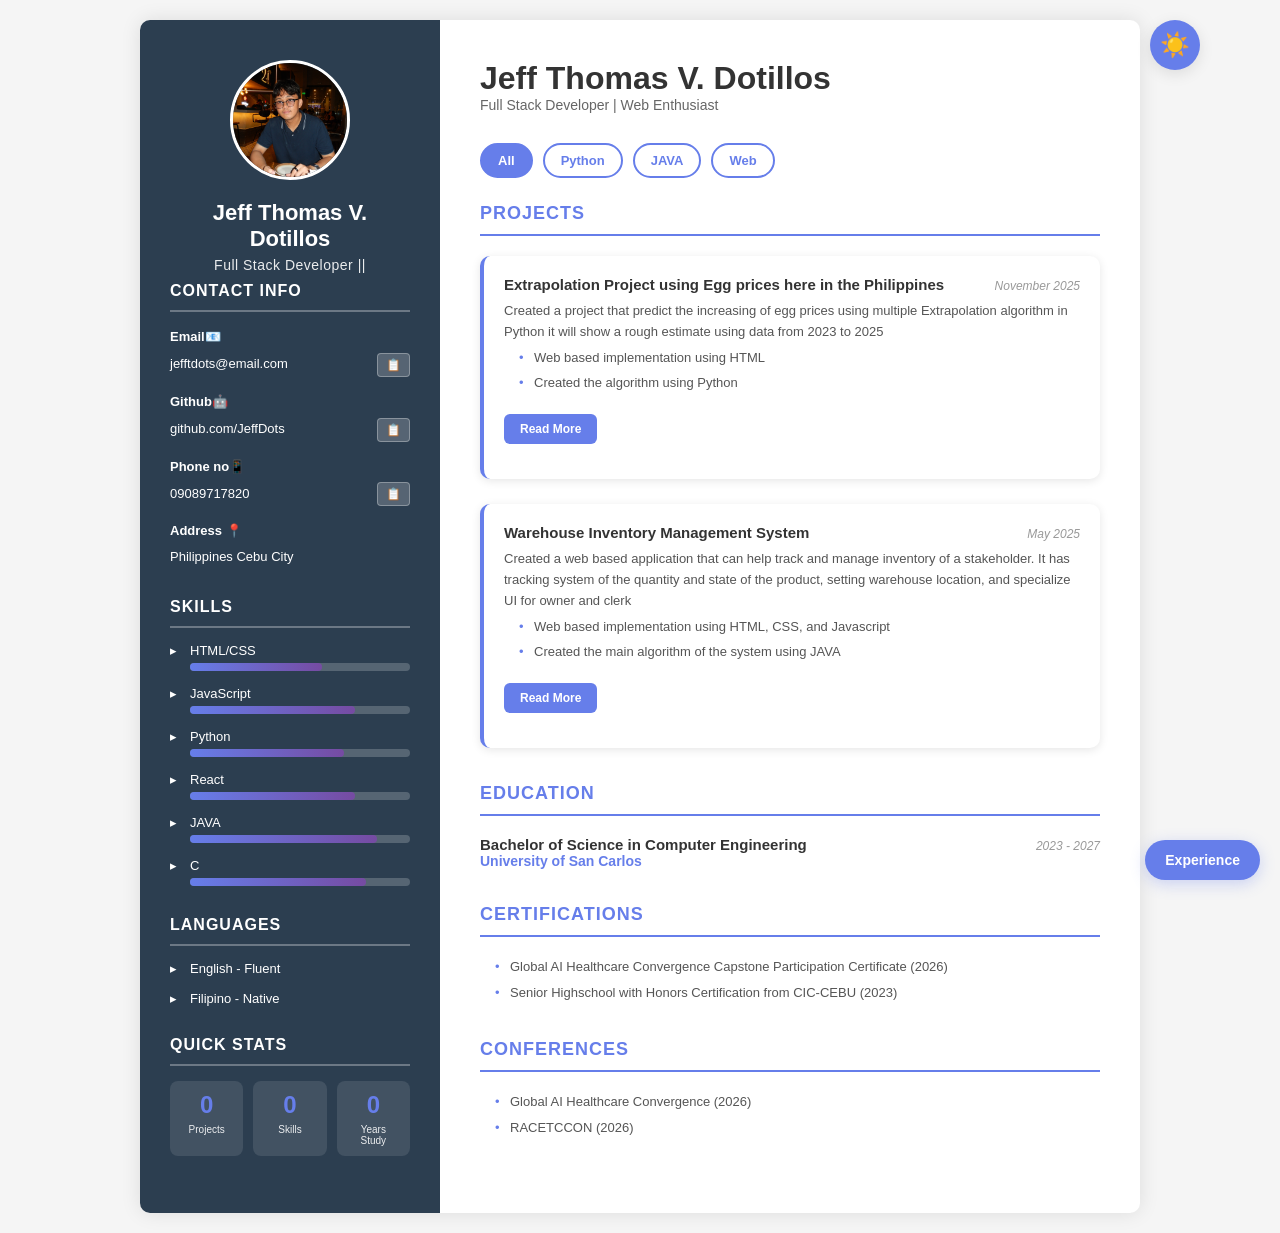
<file: index.html>
<!DOCTYPE html>
<html lang="en">
<head>
    <meta charset="UTF-8">
    <meta name="viewport" content="width=device-width, initial-scale=1.0">
    <title>Jeff's Resume</title>
    <link rel="stylesheet" href="styles.css">
</head>

<body>
    <!-- Scroll Progress Bar -->
    <div class="scroll-progress" id="scrollProgress"></div>

    <!-- Dark Mode Toggle -->
    <button class="theme-toggle" id="themeToggle" aria-label="Toggle dark mode">
        <span class="sun-icon">☀️</span>
        <span class="moon-icon">🌙</span>
    </button>

    <!-- Back to Top Button -->
    <button class="back-to-top" id="backToTop" aria-label="Back to top">↑</button>

    <div class="resume-container">
        <div class="sidebar">
            <div class="profile-image">
                <img src="JeffRecent.jpg" alt="Jeff Thomas V. Dotillos">
            </div>
            <div class="profile-name">Jeff Thomas V. Dotillos</div>
            <div class="profile-title">Full Stack Developer ||</div>

            <h2>Contact Info</h2>
            <div class="info-item">
                <strong>Email📧</strong>
                <span class="copyable" data-copy="jefftdots@email.com">
                    jefftdots@email.com
                    <button class="copy-btn" aria-label="Copy email">📋</button>
                </span>
            </div>
            <div class="info-item">
                <strong>Github🤖</strong>
                <span class="copyable" data-copy="github.com/JeffDots">
                    github.com/JeffDots
                    <button class="copy-btn" aria-label="Copy GitHub">📋</button>
                </span>
            </div>
            <div class="info-item">
                <strong>Phone no📱</strong>
                <span class="copyable" data-copy="09089717820">
                    09089717820
                    <button class="copy-btn" aria-label="Copy phone">📋</button>
                </span>
            </div>
            <div class="info-item">
                <strong>Address 📍</strong>
                Philippines Cebu City
            </div>

            <h2>Skills</h2>
            <ul class="skills-list">
                <li>
                    HTML/CSS
                    <div class="skill-bar">
                        <div class="skill-progress" data-width="60"></div>
                        <span class="skill-percentage">60%</span>
                    </div>
                </li>
                <li>
                    JavaScript
                    <div class="skill-bar">
                        <div class="skill-progress" data-width="75"></div>
                        <span class="skill-percentage">75%</span>
                    </div>
                </li>
                <li>
                    Python
                    <div class="skill-bar">
                        <div class="skill-progress" data-width="70"></div>
                        <span class="skill-percentage">70%</span>
                    </div>
                </li>
                <li>
                    React
                    <div class="skill-bar">
                        <div class="skill-progress" data-width="75"></div>
                        <span class="skill-percentage">75%</span>
                    </div>
                </li>
                <li>
                    JAVA
                    <div class="skill-bar">
                        <div class="skill-progress" data-width="85"></div>
                        <span class="skill-percentage">85%</span>
                    </div>
                </li>
                <li>
                    C
                    <div class="skill-bar">
                        <div class="skill-progress" data-width="80"></div>
                        <span class="skill-percentage">80%</span>
                    </div>
                </li>
            </ul>
            <h2>Languages</h2>
            <ul class="language-list">
                <li>English - Fluent</li>
                <li>Filipino - Native</li>
            </ul>

            <!-- Quick Stats -->
            <h2>Quick Stats</h2>
            <div class="stats-container">
                <div class="stat-item">
                    <div class="stat-number" data-target="2">0</div>
                    <div class="stat-label">Projects</div>
                </div>
                <div class="stat-item">
                    <div class="stat-number" data-target="6">0</div>
                    <div class="stat-label">Skills</div>
                </div>
                <div class="stat-item">
                    <div class="stat-number" data-target="3">0</div>
                    <div class="stat-label">Years Study</div>
                </div>
            </div>
        </div>

        <div class="main-content">
            <h1>Jeff Thomas V. Dotillos</h1>
            <p class="subtitle">Full Stack Developer | Web Enthusiast</p>
            
            <!-- Filter Buttons -->
            <div class="filter-container">
                <button class="filter-btn active" data-filter="all">All</button>
                <button class="filter-btn" data-filter="python">Python</button>
                <button class="filter-btn" data-filter="java">JAVA</button>
                <button class="filter-btn" data-filter="web">Web</button>
            </div>

            <div class="section"> 
                <h2 class="section-title">Projects</h2>

                <div class="project-item" data-category="python web" data-aos="fade-up">
                    <div class="item-header">
                        <div>
                            <div class="item-title">Extrapolation Project using Egg prices here in the Philippines</div>
                        </div>
                        <div class="item-date">November 2025</div>      
                    </div>
                    <div class="item-description">
                        Created a project that predict the increasing of egg prices using multiple Extrapolation algorithm in Python 
                        it will show a rough estimate using data from 2023 to 2025
                        <ul>
                            <li>Web based implementation using HTML</li>
                            <li>Created the algorithm using Python</li>
                        </ul>
                    </div>
                    <button class="expand-btn">Read More</button>
                    <div class="expanded-content">
                        <p><strong>Technologies:</strong> Python, HTML, Data Analysis</p>
                        <p><strong>Key Features:</strong> Predictive modeling, data visualization, trend analysis</p>
                    </div>
                </div>

                <div class="project-item" data-category="java web" data-aos="fade-up">
                    <div class="item-header">
                        <div>
                            <div class="item-title">Warehouse Inventory Management System</div>
                        </div>
                        <div class="item-date">May 2025</div>      
                    </div>
                    <div class="item-description">
                        Created a web based application that can help track and manage inventory of a stakeholder. It has tracking system
                        of the quantity and state of the product, setting warehouse location, and specialize UI for owner and clerk
                        <ul>
                            <li>Web based implementation using HTML, CSS, and Javascript</li>
                            <li>Created the main algorithm of the system using JAVA</li>
                        </ul>
                    </div>
                    <button class="expand-btn">Read More</button>
                    <div class="expanded-content">
                        <p><strong>Technologies:</strong> JAVA, HTML, CSS, JavaScript</p>
                        <p><strong>Key Features:</strong> Real-time inventory tracking, multi-user authentication, warehouse management</p>
                    </div>
                </div>
            </div>

            <div class="section">
                <h2 class="section-title">Education</h2>
                <div class="education-item" data-aos="fade-up">
                    <div class="item-header">
                        <div>
                            <div class="item-title">Bachelor of Science in Computer Engineering</div>
                            <div class="item-company">University of San Carlos</div>
                        </div>
                        <div class="item-date">2023 - 2027</div>
                    </div>
                </div>
            </div>

            <div class="section">
                <h2 class="section-title">Certifications</h2>
                <div class="experience-item" data-aos="fade-up">
                    <div class="item-description">
                        <ul>
                            <li>Global AI Healthcare Convergence Capstone Participation Certificate (2026)</li>
                            <li>Senior Highschool with Honors Certification from CIC-CEBU (2023)</li>
                        </ul>
                    </div>
                </div>
            </div>

            <div class = "section">
                <h2 class="section-title">Conferences</h2>
                <div class-="experience-item" data-aos="fade-up">
                    <div class="item-description">
                        <ul>
                            <li>Global AI Healthcare Convergence (2026)</li>
                            <li>RACETCCON (2026)</li>
                        </ul>
                    </div>
                </div>
            </div>
        </div>
    </div>

    <a href="experience.html" class="floating-experience-btn">Experience</a>

    <!-- Toast Notification -->
    <div class="toast" id="toast"></div>

    <script src="script.js"></script>
</body>
</html>
</file>
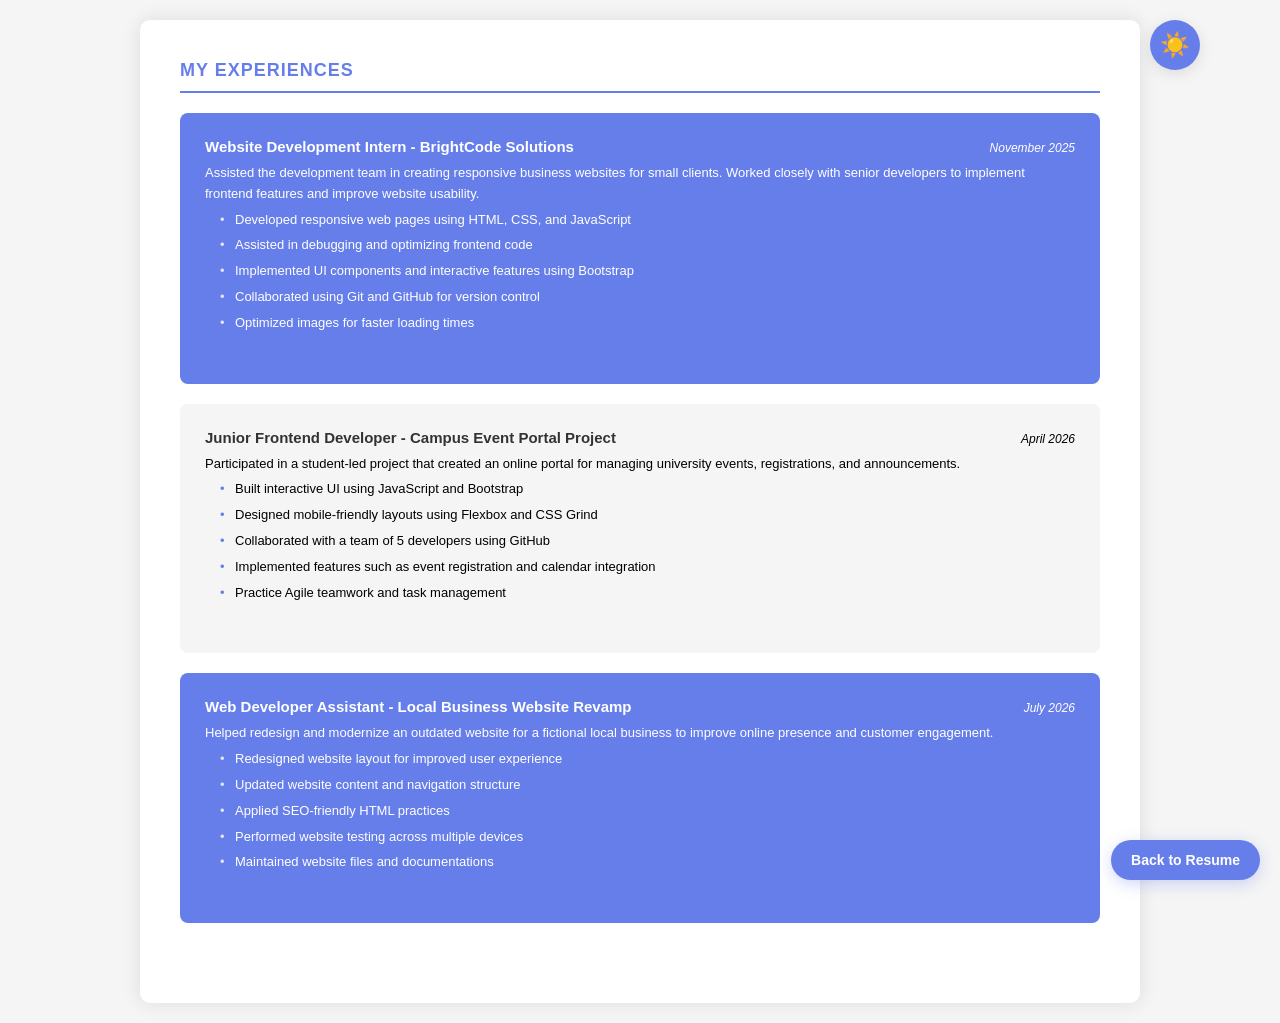
<file: experience.html>
<!DOCTYPE html>
<html lang="en">
<head>
    <meta charset="UTF-8">
    <meta name="viewport" content="width=device-width, initial-scale=1.0">
    <title>Experiences</title>
    <link rel="stylesheet" href="styles.css">
</head>
<body>
    <!-- Dark Mode Toggle -->
    <button class="theme-toggle" id="themeToggle" aria-label="Toggle dark mode">
        <span class="sun-icon">☀️</span>
        <span class="moon-icon">🌙</span>
    </button>

    <div class="resume-container no-sidebar">
        <div class="main-content">
            <div class="section">
                <h2 class="section-title">My Experiences</h2>

                <div class="experience-section">
                 <div class="experience-item">
                    <div class="item-header">
                        <div>
                            <div class="item-title">Website Development Intern - BrightCode Solutions</div>
                        </div>
                        <div class="item-date">November 2025</div>
                    </div>
                    <div class="item-description">
                        Assisted the development team in creating responsive business websites for small clients. 
                        Worked closely with senior developers to implement frontend features and improve website usability.
                        <ul>
                            <li>Developed responsive web pages using HTML, CSS, and JavaScript</li>
                            <li>Assisted in debugging and optimizing frontend code</li>
                            <li>Implemented UI components and interactive features using Bootstrap</li>
                            <li>Collaborated using Git and GitHub for version control</li>
                            <li>Optimized images for faster loading times</li>
                        </ul>
                    </div>
                </div>
             </div>

             <div class="experience-section alternate">
                <div class="experience-item">
                    <div class="item-header">
                        <div>
                            <div class="item-title">Junior Frontend Developer - Campus Event Portal Project</div>
                        </div>
                        <div class="item-date">April 2026</div>
                    </div>
                    <div class="item-description">
                        Participated in a student-led project that created an online portal for managing university events, registrations, and announcements.
                        <ul>
                            <li>Built interactive UI using JavaScript and Bootstrap</li>
                            <li>Designed mobile-friendly layouts using Flexbox and CSS Grind</li>
                            <li>Collaborated with a team of 5 developers using GitHub</li>
                            <li>Implemented features such as event registration and calendar integration</li>
                            <li>Practice Agile teamwork and task management</li>
                        </ul>
                    </div>
                </div>
             </div>

                <div class="experience-section">
                <div class="experience-item">
                    <div class="item-header">
                        <div>
                            <div class="item-title">Web Developer Assistant - Local Business Website Revamp</div>
                        </div>
                        <div class="item-date">July 2026</div>
                    </div>
                    <div class="item-description">
                        Helped redesign and modernize an outdated website for a fictional local business to improve online presence and customer engagement.
                        <ul>
                            <li>Redesigned website layout for improved user experience</li>
                            <li>Updated website content and navigation structure</li>
                            <li>Applied SEO-friendly HTML practices</li>
                            <li>Performed website testing across multiple devices</li>
                            <li>Maintained website files and documentations</li>
                        </ul>
                    </div>
                </div>
            </div>
        </div>
    </div>
    <div>
        <!-- <p class="instruction-link"><a href="index.html">Back to Resume</a></p> -->
         <a href="index.html" class="floating-experience-btn">Back to Resume</a>
    </div>
    <!-- Toast Notification -->
    <div class="toast" id="toast"></div>

    <script src="script.js"></script>
</body>

</html>
</file>
<file: styles.css>
*{
    margin: 0;
    padding: 0;
    box-sizing: border-box;
}

:root {
    --primary-color: #667eea;
    --secondary-color: #2c3e50;
    --text-color: #333;
    --bg-color: #f5f5f5;
    --white: #ffffff;
    --shadow: rgba(0,0,0,0.1);
    --transition: all 0.3s ease;
}

body{
    font-family: 'Segoe UI', Tahoma, Geneva, Verdana, sans-serif;
    background-color: var(--bg-color);
    padding: 20px;
    transition: var(--transition);
}

/* ==========================================
   SCROLL PROGRESS BAR
   ========================================== */
.scroll-progress {
    position: fixed;
    top: 0;
    left: 0;
    width: 0%;
    height: 4px;
    background: linear-gradient(90deg, #667eea, #764ba2);
    z-index: 9999;
    transition: width 0.1s ease;
}

/* ==========================================
   DARK MODE STYLES
   ========================================== */
body.dark-mode {
    --bg-color: #1a1a1a;
    --white: #2d2d2d;
    --text-color: #e0e0e0;
    --shadow: rgba(255,255,255,0.1);
}

.theme-toggle {
    position: fixed;
    top: 20px;
    right: 80px;
    background: var(--primary-color);
    border: none;
    width: 50px;
    height: 50px;
    border-radius: 50%;
    cursor: pointer;
    box-shadow: 0 4px 15px var(--shadow);
    z-index: 2000;
    transition: var(--transition);
    display: flex;
    align-items: center;
    justify-content: center;
    font-size: 24px;
}

.theme-toggle:hover {
    transform: scale(1.1) rotate(20deg);
}

.theme-toggle .moon-icon {
    display: none;
}

body.dark-mode .theme-toggle .sun-icon {
    display: none;
}

body.dark-mode .theme-toggle .moon-icon {
    display: block;
}

/* ==========================================
   BACK TO TOP BUTTON
   ========================================== */
.back-to-top {
    position: fixed;
    bottom: 80px;
    right: 20px;
    background: var(--primary-color);
    color: white;
    border: none;
    width: 50px;
    height: 50px;
    border-radius: 50%;
    font-size: 24px;
    cursor: pointer;
    box-shadow: 0 4px 15px var(--shadow);
    opacity: 0;
    visibility: hidden;
    transition: var(--transition);
    z-index: 999;
}

.back-to-top.visible {
    opacity: 1;
    visibility: visible;
}

.back-to-top:hover {
    transform: translateY(-5px);
    background: #5567d6;
}

/* ==========================================
   TOAST NOTIFICATION
   ========================================== */
.toast {
    position: fixed;
    top: 80px;
    right: 20px;
    background: #333;
    color: white;
    padding: 15px 25px;
    border-radius: 8px;
    box-shadow: 0 4px 15px rgba(0,0,0,0.3);
    opacity: 0;
    visibility: hidden;
    transform: translateY(-20px);
    transition: var(--transition);
    z-index: 10000;
}

.toast.show {
    opacity: 1;
    visibility: visible;
    transform: translateY(0);
}

body.dark-mode .toast {
    background: #667eea;
}

/* ==========================================
   MAIN RESUME CONTAINER
   ========================================== */
.resume-container{
    display: flex;
    max-width: 1000px;
    margin: 0 auto;
    background-color: var(--white);
    box-shadow: 0 0 20px var(--shadow);
    min-height: 600px;
    border-radius: 10px;
    overflow: hidden;
}

.sidebar{
    width: 30%;
    background-color: var(--secondary-color);
    color: white;
    padding: 40px 30px;
}

.sidebar h2{
    font-size: 16px;
    margin-top: 30px;
    margin-bottom: 15px;
    font-weight: 600;
    text-transform: uppercase;
    letter-spacing: 1px;
    border-bottom: 2px solid rgba(255,255,255,0.3);
    padding-bottom: 10px;
}

.sidebar h2:first-of-type{
    margin-top: 0;
}

.profile-image{
    width: 120px;
    height: 120px;
    border-radius: 50%;
    background-color: rgba(255,255,255,0.2);
    margin: 0 auto 20px;
    display: flex;
    align-items: center;
    justify-content: center;
    font-size: 40px;
    border: 3px solid white;
    transition: var(--transition);
}

.profile-image:hover {
    transform: scale(1.05);
    box-shadow: 0 0 20px rgba(102,126,234,0.5);
}

.profile-image img{
    width:100%;
    height:100%;
    border-radius:50%;
    object-fit:cover;
    display:block;
}

.profile-name{
    font-size: 22px;
    font-weight: 700;
    margin-bottom: 5px;
    text-align: center;
}

.profile-title{
    font-size: 14px;
    opacity: 0.9;
    letter-spacing: 0.5px;
    text-align: center;
    min-height: 25px;
}

.info-item{
    margin-bottom: 15px;
    font-size: 13px;
    line-height: 1.6;
}

.info-item strong{
    display: block;
    margin-bottom: 5px;
    font-weight: 600;
}

/* ==========================================
   COPYABLE CONTACT INFO
   ========================================== */
.copyable {
    display: flex;
    align-items: center;
    justify-content: space-between;
    gap: 10px;
    position: relative;
}

.copy-btn {
    background: rgba(255,255,255,0.2);
    border: 1px solid rgba(255,255,255,0.3);
    color: white;
    padding: 4px 8px;
    border-radius: 4px;
    cursor: pointer;
    font-size: 12px;
    transition: var(--transition);
    flex-shrink: 0;
}

.copy-btn:hover {
    background: rgba(255,255,255,0.3);
    transform: scale(1.1);
}

.copy-btn:active {
    transform: scale(0.95);
}

/* ==========================================
   SKILLS SECTION
   ========================================== */
.skills-list, .language-list{
    list-style: none;
}

.skills-list li, .language-list li {
    margin-bottom: 15px;
    font-size: 13px;
    padding-left: 20px;
    position: relative;
}

.skills-list li:before, .language-list li:before {
    content: "▸";
    position: absolute;
    left: 0;
}

.skill-bar {
    background-color: rgba(255, 255, 255, 0.2);
    height: 8px;
    border-radius: 4px;
    margin-top: 5px;
    overflow: visible;
    position: relative;
}

.skill-progress {
    background: linear-gradient(90deg, #667eea, #764ba2);
    height: 100%;
    border-radius: 4px;
    width: 0%;
    transition: width 1.5s ease-in-out;
}

.skill-percentage {
    display: none;
    position: absolute;
    top: -30px;
    right: 0;
    background: rgba(0, 0, 0, 0.9);
    color: white;
    padding: 4px 8px;
    border-radius: 4px;
    font-size: 11px;
    white-space: nowrap;
    z-index: 10;
    pointer-events: none;
}

.skills-list li:hover .skill-percentage {
    display: block;
}

/* ==========================================
   QUICK STATS
   ========================================== */
.stats-container {
    display: flex;
    flex-wrap: wrap;
    gap: 10px;
    margin-top: 15px;
}

.stat-item {
    flex: 1;
    min-width: 60px;
    background: rgba(255,255,255,0.1);
    padding: 10px;
    border-radius: 8px;
    text-align: center;
    transition: var(--transition);
}

.stat-item:hover {
    background: rgba(255,255,255,0.2);
    transform: translateY(-3px);
}

.stat-number {
    font-size: 24px;
    font-weight: 700;
    color: #667eea;
}

.stat-label {
    font-size: 10px;
    margin-top: 5px;
    opacity: 0.9;
}

/* ==========================================
   MAIN CONTENT
   ========================================== */
.main-content {
    width: 70%;
    padding: 40px 40px;
    color: var(--text-color);
}

.resume-container.no-sidebar .main-content {
    width: 100%;
    margin-bottom: 5px;
    font-weight: 400;
}

.main-content h1 {
    color: var(--text-color);
}

.main-content .subtitle {
    color: #666;
    margin-bottom: 30px;
    font-size: 14px;
}

body.dark-mode .main-content .subtitle {
    color: #aaa;
}

/* ==========================================
   FILTER BUTTONS
   ========================================== */
.filter-container {
    display: flex;
    gap: 10px;
    margin-bottom: 25px;
    flex-wrap: wrap;
}

.filter-btn {
    background: var(--white);
    border: 2px solid var(--primary-color);
    color: var(--primary-color);
    padding: 8px 16px;
    border-radius: 20px;
    cursor: pointer;
    font-size: 13px;
    font-weight: 600;
    transition: var(--transition);
}

.filter-btn:hover {
    background: var(--primary-color);
    color: white;
    transform: translateY(-2px);
}

.filter-btn.active {
    background: var(--primary-color);
    color: white;
}

/* ==========================================
   SECTIONS
   ========================================== */
.instruction-link {
    margin-bottom: 30px;
}

.instruction-link a {
    display: inline-block;
    background-color: #667eea;
    color: #fff;
    padding: 8px 14px;
    border-radius: 8px;
    text-decoration: none;
    font-weight: 600;
    font-size: 13px;
    box-shadow: 0 4px 10px rgba(102,126,234,0.15);
    transition: var(--transition);
}

.instruction-link a:hover {
    background-color: #5567d6;
    transform: translateY(-2px);
    box-shadow: 0 8px 18px rgba(86,100,220,0.18);
}

.section {
    margin-bottom: 35px;
}

.section-title {
    font-size: 18px;
    font-weight: 700;
    color: var(--primary-color);
    margin-bottom: 20px;
    padding-bottom: 10px;
    border-bottom: 2px solid var(--primary-color);
    text-transform: uppercase;
    letter-spacing: 1px;
}

/* ==========================================
   PROJECT ITEMS WITH EXPAND FUNCTIONALITY
   ========================================== */
.experience-item, .education-item, .project-item {
    margin-bottom: 25px;
    opacity: 0;
    transform: translateY(20px);
    transition: var(--transition);
}

/* ensure experience page items are always visible (no JS toggle on this page) */
.resume-container.no-sidebar .experience-item,
.resume-container.no-sidebar .education-item {
    opacity: 1 !important;
    transform: none !important;
}

.project-item {
    background: var(--white);
    padding: 20px;
    border-radius: 10px;
    box-shadow: 0 2px 10px var(--shadow);
    border-left: 4px solid var(--primary-color);
}

body.dark-mode .project-item {
    background: #2d2d2d;
}

.project-item.show {
    opacity: 1;
    transform: translateY(0);
}

.item-header {
    display: flex;
    justify-content: space-between;
    align-items: baseline;
    margin-bottom: 5px;
}

.item-title {
    font-size: 15px;
    font-weight: 700;
    color: var(--text-color);
}

.item-company {
    font-size: 14px;
    color: var(--primary-color);
    font-weight: 600;
}

.item-date {
    font-size: 12px;
    color: #999;
    font-style: italic;
}

.item-description {
    font-size: 13px;
    color: #555;
    line-height: 1.6;
    margin-top: 8px;
}

body.dark-mode .item-description {
    color: #ccc;
}

.item-description ul {
    list-style: none;
    margin-left: 15px;
    margin-top: 5px;
}

.item-description li {
    margin-bottom: 5px;
    padding-left: 15px;
    position: relative;
}

.item-description li:before {
    content: "•";
    position: absolute;
    left: 0;
    color: var(--primary-color);
}

/* ==========================================
   EXPAND BUTTON & CONTENT
   ========================================== */
.expand-btn {
    margin-top: 15px;
    background: var(--primary-color);
    color: white;
    border: none;
    padding: 8px 16px;
    border-radius: 6px;
    cursor: pointer;
    font-size: 12px;
    font-weight: 600;
    transition: var(--transition);
}

.expand-btn:hover {
    background: #5567d6;
    transform: translateY(-2px);
}

.expanded-content {
    max-height: 0;
    overflow: hidden;
    transition: max-height 0.3s ease;
    margin-top: 15px;
    padding-top: 0;
}

.project-item.expanded .expanded-content {
    padding-top: 15px;
    border-top: 1px solid #eee;
}

body.dark-mode .project-item.expanded .expanded-content {
    border-top-color: #444;
}

.expanded-content p {
    margin-bottom: 10px;
    font-size: 13px;
    color: #666;
}

body.dark-mode .expanded-content p {
    color: #aaa;
}

/* ==========================================
   SCROLL ANIMATIONS (AOS)
   ========================================== */
[data-aos] {
    opacity: 0;
    transform: translateY(30px);
    transition: opacity 0.6s ease, transform 0.6s ease;
}

[data-aos].aos-animate {
    opacity: 1;
    transform: translateY(0);
}

/* ==========================================
   EXPERIENCE SECTION ALTERNATING STYLES
   ========================================== */
.experience-section {
    padding: 25px;
    margin-bottom: 20px;
    background-color: #667eea;
    border-radius: 8px;
    color: black;
}

.experience-section.alternate {
    background-color: var(--bg-color);
    color: var(--text-color);
}

.experience-section .item-title {
    color: white;
}

.experience-section.alternate .item-title {
    color: var(--text-color);
}

.experience-section .item-description {
    color: white;
}

.experience-section.alternate .item-description {
    color: #000;
}

body.dark-mode .experience-section.alternate .item-description {
    color: #ccc;
}

.experience-section .item-date {
    color: white;
}

.experience-section.alternate .item-date {
    color: #000;
}

.experience-section ul li:before {
    color: rgba(255, 255, 255, 0.8);
}

.experience-section.alternate ul li:before {
    color: #667eea;
}

/* ==========================================
   FLOATING EXPERIENCE BUTTON
   ========================================== */
.floating-experience-btn {
    position: fixed;
    bottom: 20px;
    right: 20px;
    background-color: #667eea;
    color: white;
    border: none;
    padding: 12px 20px;
    border-radius: 25px;
    font-size: 14px;
    font-weight: 600;
    cursor: pointer;
    box-shadow: 0 4px 15px rgba(102,126,234,0.3);
    transition: var(--transition);
    z-index: 1000;
    text-decoration: none;
    display: inline-block;
    text-align: center;
}

.floating-experience-btn:hover {
    background-color: #5567d6;
    transform: translateY(-3px);
    box-shadow: 0 8px 25px rgba(102,126,234,0.4);
}

/* ==========================================
   PRINT STYLES
   ========================================== */
@media print {
    body {
        padding: 0;
        background: white;
    }
    
    .resume-container {
        box-shadow: none;
        max-width: 100%;
    }
    
    .scroll-progress,
    .theme-toggle,
    .back-to-top,
    .floating-experience-btn,
    .filter-container,
    .expand-btn,
    .download-section,
    .copy-btn,
    .toast {
        display: none !important;
    }
    
    .expanded-content {
        max-height: none !important;
        display: block !important;
    }
}

/* ==========================================
   RESPONSIVE DESIGN
   ========================================== */
@media (max-width: 768px) {
    .resume-container {
        flex-direction: column;
    }
    
    .sidebar,
    .main-content {
        width: 100%;
    }
    
    .filter-container {
        justify-content: center;
    }
    
    .stats-container {
        justify-content: space-around;
    }
}
</file>
